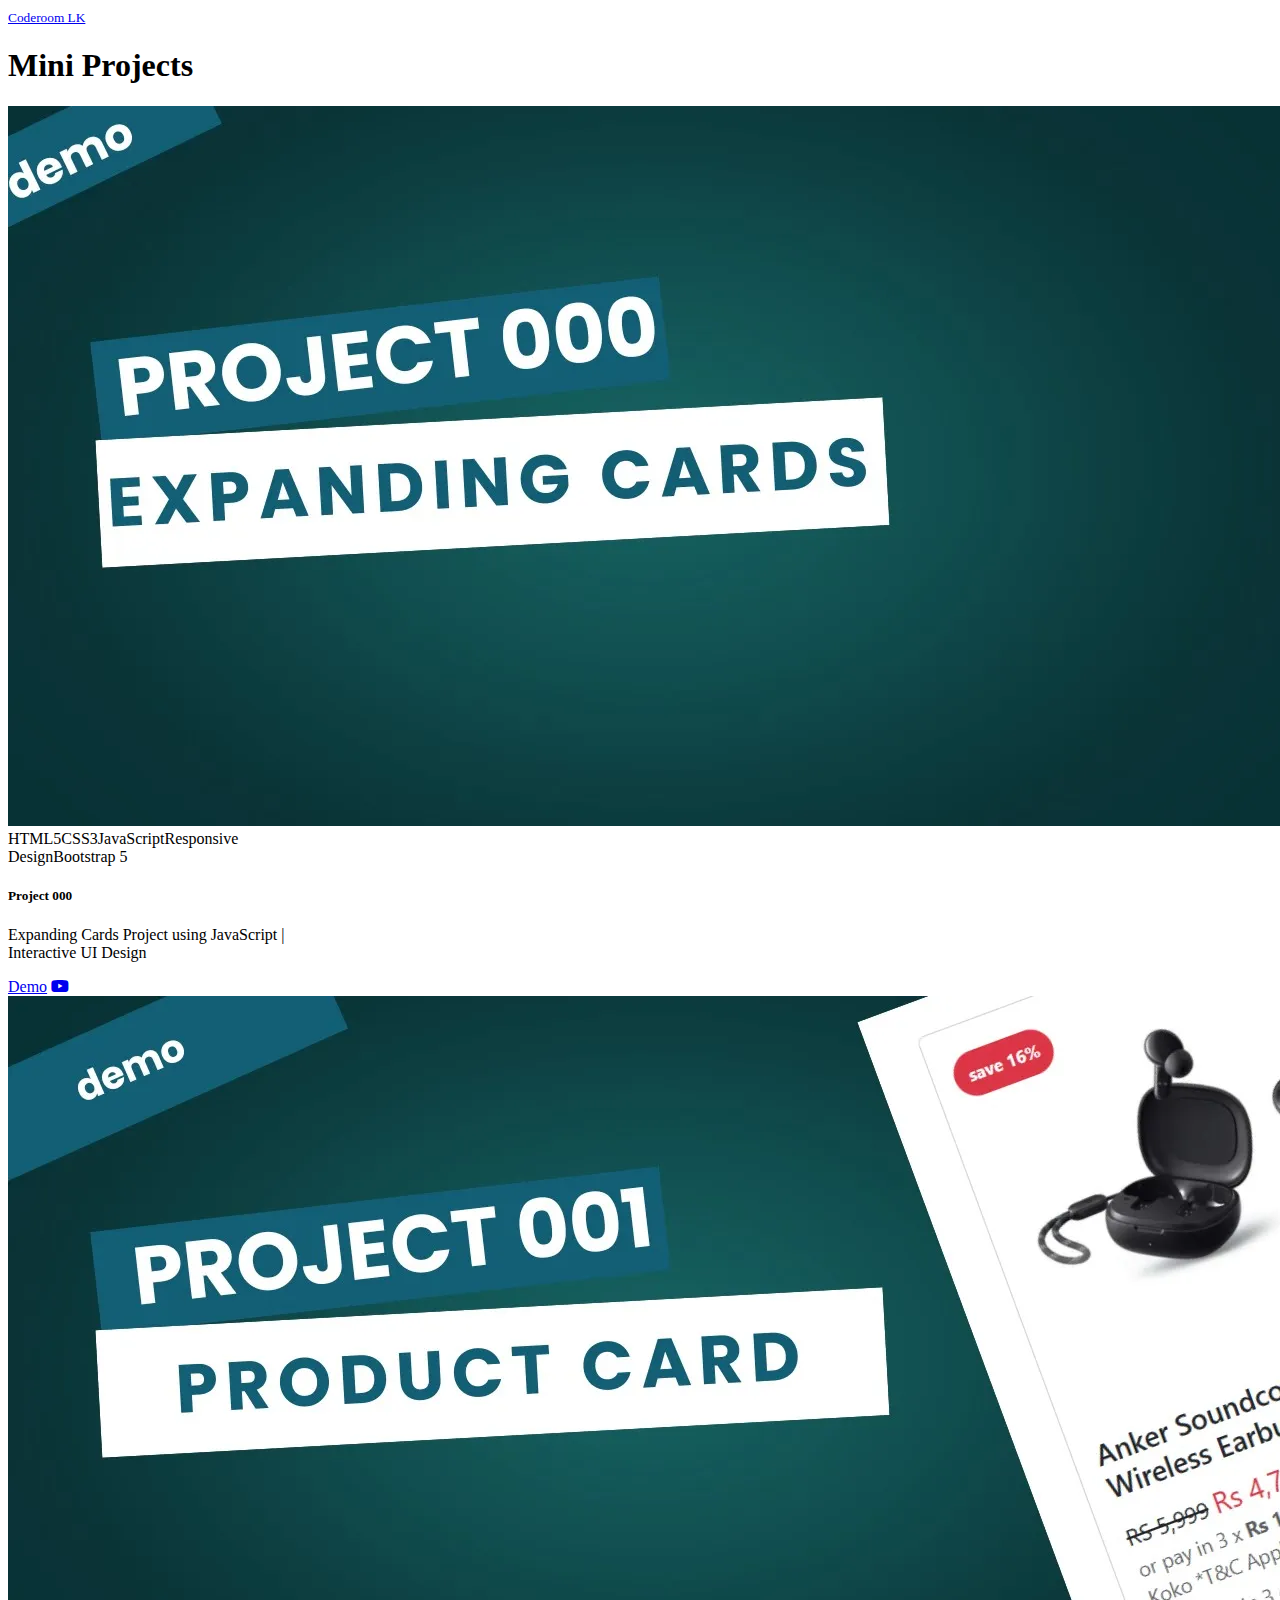
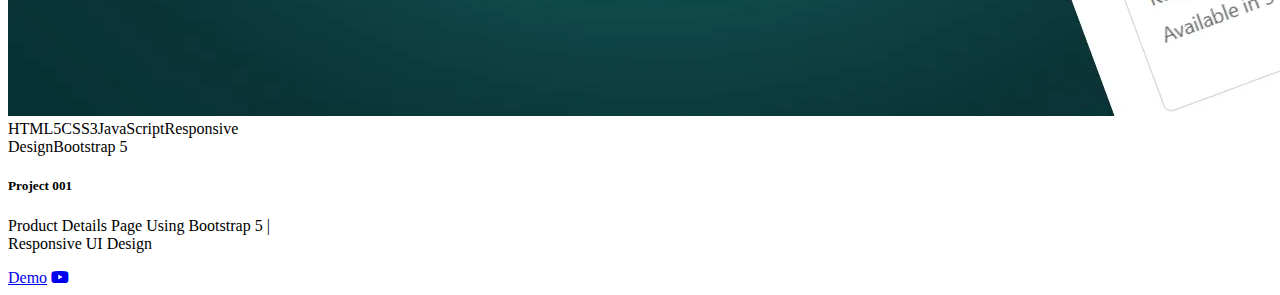
<file: index.html>
<!DOCTYPE html>
<html lang="en">
  <head>
    <meta charset="utf-8" />
    <meta name="viewport" content="width=device-width, initial-scale=1" />
    <title>CodeRoomLK - Mini Projects</title>

    <link
      rel="apple-touch-icon"
      sizes="180x180"
      href="./assets/images/favicon_io/apple-touch-icon.png"
    />
    <link
      rel="icon"
      type="image/png"
      sizes="32x32"
      href="./assets/images/favicon_io/favicon-32x32.png"
    />
    <link
      rel="icon"
      type="image/png"
      sizes="16x16"
      href="./assets/images/favicon_io/favicon-16x16.png"
    />
    <link rel="manifest" href="./assets/images/favicon_io/site.webmanifest" />

    <!-- bootstrap cdn  -->
    <link
      href="https://cdn.jsdelivr.net/npm/bootstrap@5.3.5/dist/css/bootstrap.min.css"
      rel="stylesheet"
      integrity="sha384-SgOJa3DmI69IUzQ2PVdRZhwQ+dy64/BUtbMJw1MZ8t5HZApcHrRKUc4W0kG879m7"
      crossorigin="anonymous"
    />

    <!-- Font awesome CDN -->
    <link
      rel="stylesheet"
      href="https://cdnjs.cloudflare.com/ajax/libs/font-awesome/6.7.2/css/all.min.css"
      integrity="sha512-Evv84Mr4kqVGRNSgIGL/F/aIDqQb7xQ2vcrdIwxfjThSH8CSR7PBEakCr51Ck+w+/U6swU2Im1vVX0SVk9ABhg=="
      crossorigin="anonymous"
      referrerpolicy="no-referrer"
    />
  </head>
  <body>
    <div class="container mt-5">
      <div class="container-fluid">
        <small class="text-primary"
          ><a href="https://coderoomlk.notion.site/">Coderoom LK </a></small
        >
        <h1 class="text-muted">Mini Projects</h1>
      </div>
      <div
        class="project-info row gap-5 mt-5 justify-content-center justify-content-md-start"
        id="project-info"
      ></div>
    </div>

    <!-- external js  -->
    <script src="./assets/js/index.js"></script>

    <!-- bootstrap cdn  -->
    <script
      src="https://cdn.jsdelivr.net/npm/bootstrap@5.3.5/dist/js/bootstrap.bundle.min.js"
      integrity="sha384-k6d4wzSIapyDyv1kpU366/PK5hCdSbCRGRCMv+eplOQJWyd1fbcAu9OCUj5zNLiq"
      crossorigin="anonymous"
    ></script>
  </body>
</html>
</file>
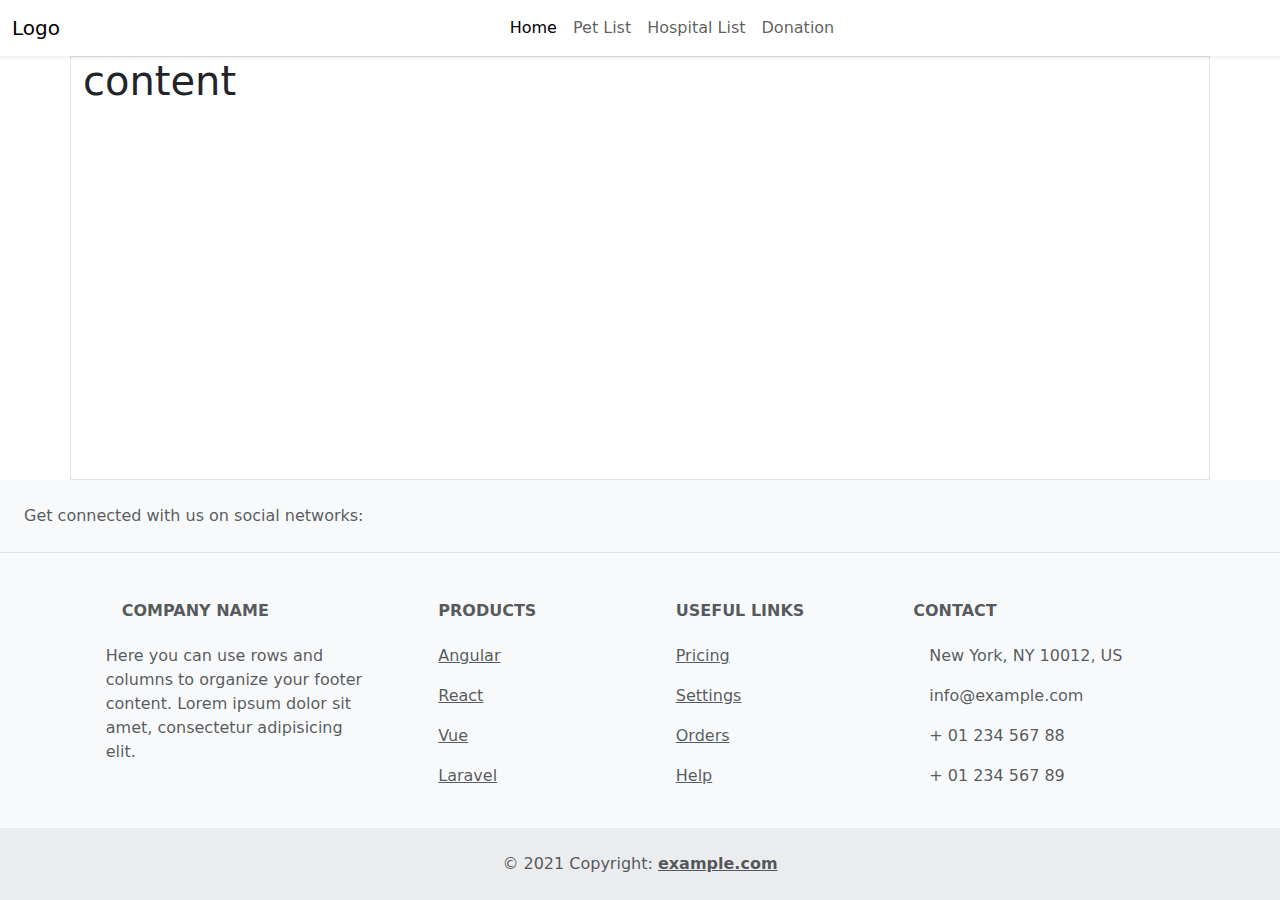
<file: projects/index.html>
<!DOCTYPE html>
<html lang="en">
  <head>
    <meta charset="utf-8" />
    <meta name="viewport" content="width=device-width, initial-scale=1" />
    <title>Nav and Footer</title>
    <link
      href="https://cdn.jsdelivr.net/npm/bootstrap@5.3.3/dist/css/bootstrap.min.css"
      rel="stylesheet"
      integrity="sha384-QWTKZyjpPEjISv5WaRU9OFeRpok6YctnYmDr5pNlyT2bRjXh0JMhjY6hW+ALEwIH"
      crossorigin="anonymous"
    />

    <link rel="stylesheet" href="./style.css" />
  </head>
  <body>
    <!-- navigation  -->
    <nav class="navbar navbar-expand-lg bg-body-white shadow-sm">
      <div class="container-fluid">
        <a class="navbar-brand" href="#">Logo</a>
        <button
          class="navbar-toggler"
          type="button"
          data-bs-toggle="collapse"
          data-bs-target="#navbarSupportedContent"
          aria-controls="navbarSupportedContent"
          aria-expanded="false"
          aria-label="Toggle navigation"
        >
          <span class="navbar-toggler-icon"></span>
        </button>
        <div class="collapse navbar-collapse" id="navbarSupportedContent">
          <ul
            class="navbar-nav me-auto mb-2 mb-lg-0 w-100 d-flex justify-content-center"
          >
            <li class="nav-item">
              <a class="nav-link active" aria-current="page" href="#">Home</a>
            </li>
            <li class="nav-item">
              <a class="nav-link" href="#">Pet List</a>
            </li>
            <li class="nav-item">
              <a class="nav-link" href="#">Hospital List</a>
            </li>
            <li class="nav-item">
              <a class="nav-link" href="#">Donation</a>
            </li>
          </ul>
        </div>
      </div>
    </nav>

    <div class="container content border">
      <h1>content</h1>
    </div>

    <!-- Footer -->
    <footer class="text-center text-lg-start bg-body-tertiary text-muted">
      <!-- Section: Social media -->
      <section
        class="d-flex justify-content-center justify-content-lg-between p-4 border-bottom"
      >
        <!-- Left -->
        <div class="me-5 d-none d-lg-block">
          <span>Get connected with us on social networks:</span>
        </div>
        <!-- Left -->

        <!-- Right -->
        <div>
          <a href="" class="me-4 text-reset">
            <i class="fab fa-facebook-f"></i>
          </a>
          <a href="" class="me-4 text-reset">
            <i class="fab fa-twitter"></i>
          </a>
          <a href="" class="me-4 text-reset">
            <i class="fab fa-google"></i>
          </a>
          <a href="" class="me-4 text-reset">
            <i class="fab fa-instagram"></i>
          </a>
          <a href="" class="me-4 text-reset">
            <i class="fab fa-linkedin"></i>
          </a>
          <a href="" class="me-4 text-reset">
            <i class="fab fa-github"></i>
          </a>
        </div>
        <!-- Right -->
      </section>
      <!-- Section: Social media -->

      <!-- Section: Links  -->
      <section class="">
        <div class="container text-center text-md-start mt-5">
          <!-- Grid row -->
          <div class="row mt-3">
            <!-- Grid column -->
            <div class="col-md-3 col-lg-4 col-xl-3 mx-auto mb-4">
              <!-- Content -->
              <h6 class="text-uppercase fw-bold mb-4">
                <i class="fas fa-gem me-3"></i>Company name
              </h6>
              <p>
                Here you can use rows and columns to organize your footer
                content. Lorem ipsum dolor sit amet, consectetur adipisicing
                elit.
              </p>
            </div>
            <!-- Grid column -->

            <!-- Grid column -->
            <div class="col-md-2 col-lg-2 col-xl-2 mx-auto mb-4">
              <!-- Links -->
              <h6 class="text-uppercase fw-bold mb-4">Products</h6>
              <p>
                <a href="#!" class="text-reset">Angular</a>
              </p>
              <p>
                <a href="#!" class="text-reset">React</a>
              </p>
              <p>
                <a href="#!" class="text-reset">Vue</a>
              </p>
              <p>
                <a href="#!" class="text-reset">Laravel</a>
              </p>
            </div>
            <!-- Grid column -->

            <!-- Grid column -->
            <div class="col-md-3 col-lg-2 col-xl-2 mx-auto mb-4">
              <!-- Links -->
              <h6 class="text-uppercase fw-bold mb-4">Useful links</h6>
              <p>
                <a href="#!" class="text-reset">Pricing</a>
              </p>
              <p>
                <a href="#!" class="text-reset">Settings</a>
              </p>
              <p>
                <a href="#!" class="text-reset">Orders</a>
              </p>
              <p>
                <a href="#!" class="text-reset">Help</a>
              </p>
            </div>
            <!-- Grid column -->

            <!-- Grid column -->
            <div class="col-md-4 col-lg-3 col-xl-3 mx-auto mb-md-0 mb-4">
              <!-- Links -->
              <h6 class="text-uppercase fw-bold mb-4">Contact</h6>
              <p><i class="fas fa-home me-3"></i> New York, NY 10012, US</p>
              <p>
                <i class="fas fa-envelope me-3"></i>
                info@example.com
              </p>
              <p><i class="fas fa-phone me-3"></i> + 01 234 567 88</p>
              <p><i class="fas fa-print me-3"></i> + 01 234 567 89</p>
            </div>
            <!-- Grid column -->
          </div>
          <!-- Grid row -->
        </div>
      </section>
      <!-- Section: Links  -->

      <!-- Copyright -->
      <div
        class="text-center p-4"
        style="background-color: rgba(0, 0, 0, 0.05)"
      >
        © 2021 Copyright:
        <a class="text-reset fw-bold" href="https://mdbootstrap.com/"
          >example.com</a
        >
      </div>
      <!-- Copyright -->
    </footer>
    <!-- Footer -->

    <script
      src="https://cdn.jsdelivr.net/npm/bootstrap@5.3.3/dist/js/bootstrap.bundle.min.js"
      integrity="sha384-YvpcrYf0tY3lHB60NNkmXc5s9fDVZLESaAA55NDzOxhy9GkcIdslK1eN7N6jIeHz"
      crossorigin="anonymous"
    ></script>
  </body>
</html>
</file>
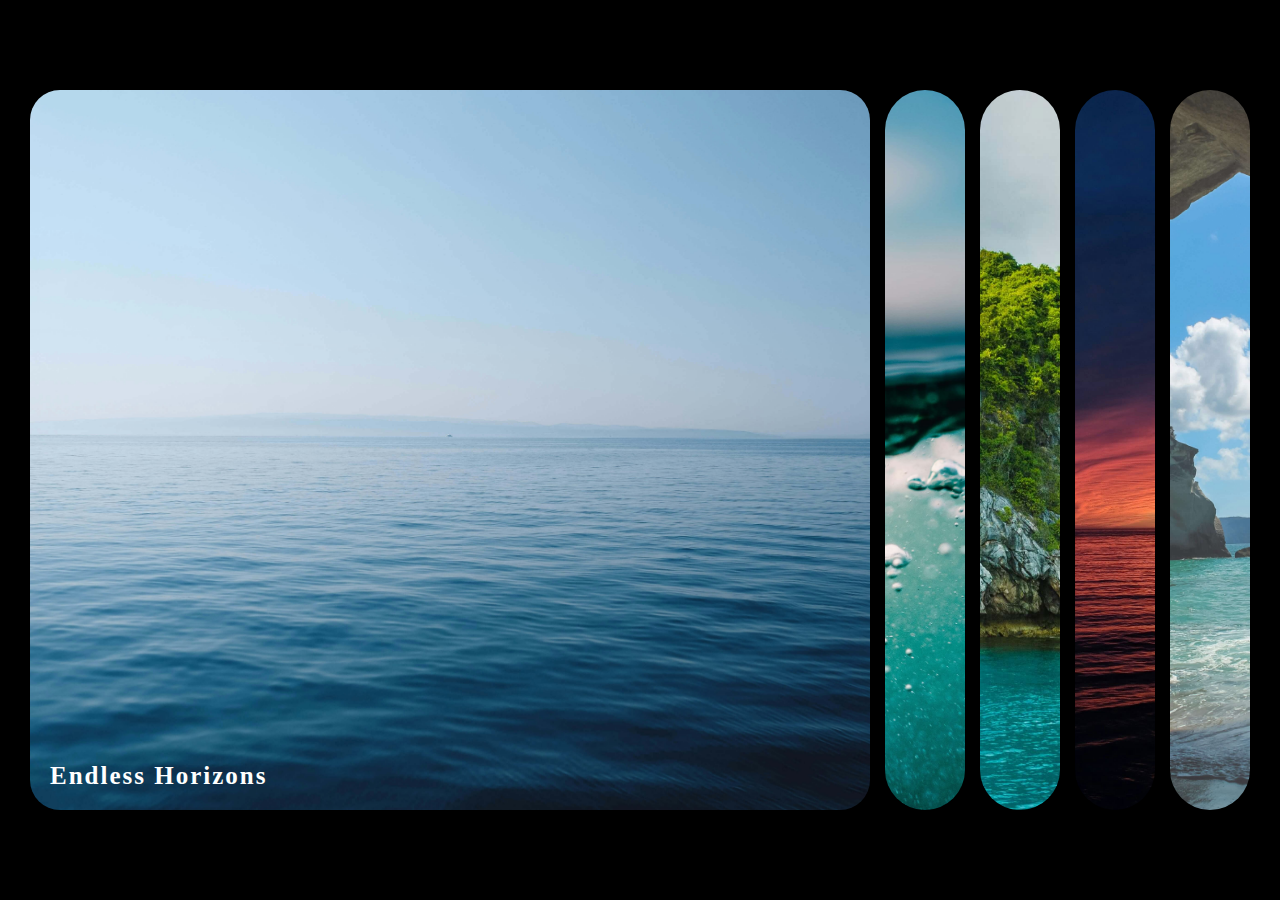
<file: miniProjects/projects/000/index.html>
<!DOCTYPE html>
<html lang="en">
  <head>
    <meta charset="UTF-8" />
    <meta name="viewport" content="width=device-width, initial-scale=1.0" />
    <title>Expanding Cards</title>

    <!-- External CSS  -->
    <link rel="stylesheet" href="./assets/css/style.min.css" />
  </head>
  <body>
    <div class="container">
      <div class="active">
        <img src="./assets/images/tinified/1.jpg" alt="" />
        <h4>Endless Horizons</h4>
      </div>
      <div>
        <img src="./assets/images/tinified/2.jpg" alt="" />
        <h4>Beneath the Waves</h4>
      </div>
      <div>
        <img src="./assets/images/tinified/3.jpg" alt="" />
        <h4>Coastal Greenery</h4>
      </div>
      <div>
        <img src="./assets/images/tinified/4.jpg" alt="" />
        <h4>Sunset Serenity</h4>
      </div>
      <div>
        <img src="./assets/images/tinified/5.jpg" alt="" />
        <h4>Seaside Escape</h4>
      </div>
    </div>

    <script>
      const divs = document.querySelectorAll('.container div');

      console.log(divs);

      divs.forEach((div, idx) => {
        div.addEventListener('click', () => {
          removeActiveClasses();
          div.classList.add('active');
        });
      });

      function removeActiveClasses() {
        divs.forEach((div) => {
          div.classList.remove('active');
        });
      }
    </script>
  </body>
</html>
</file>
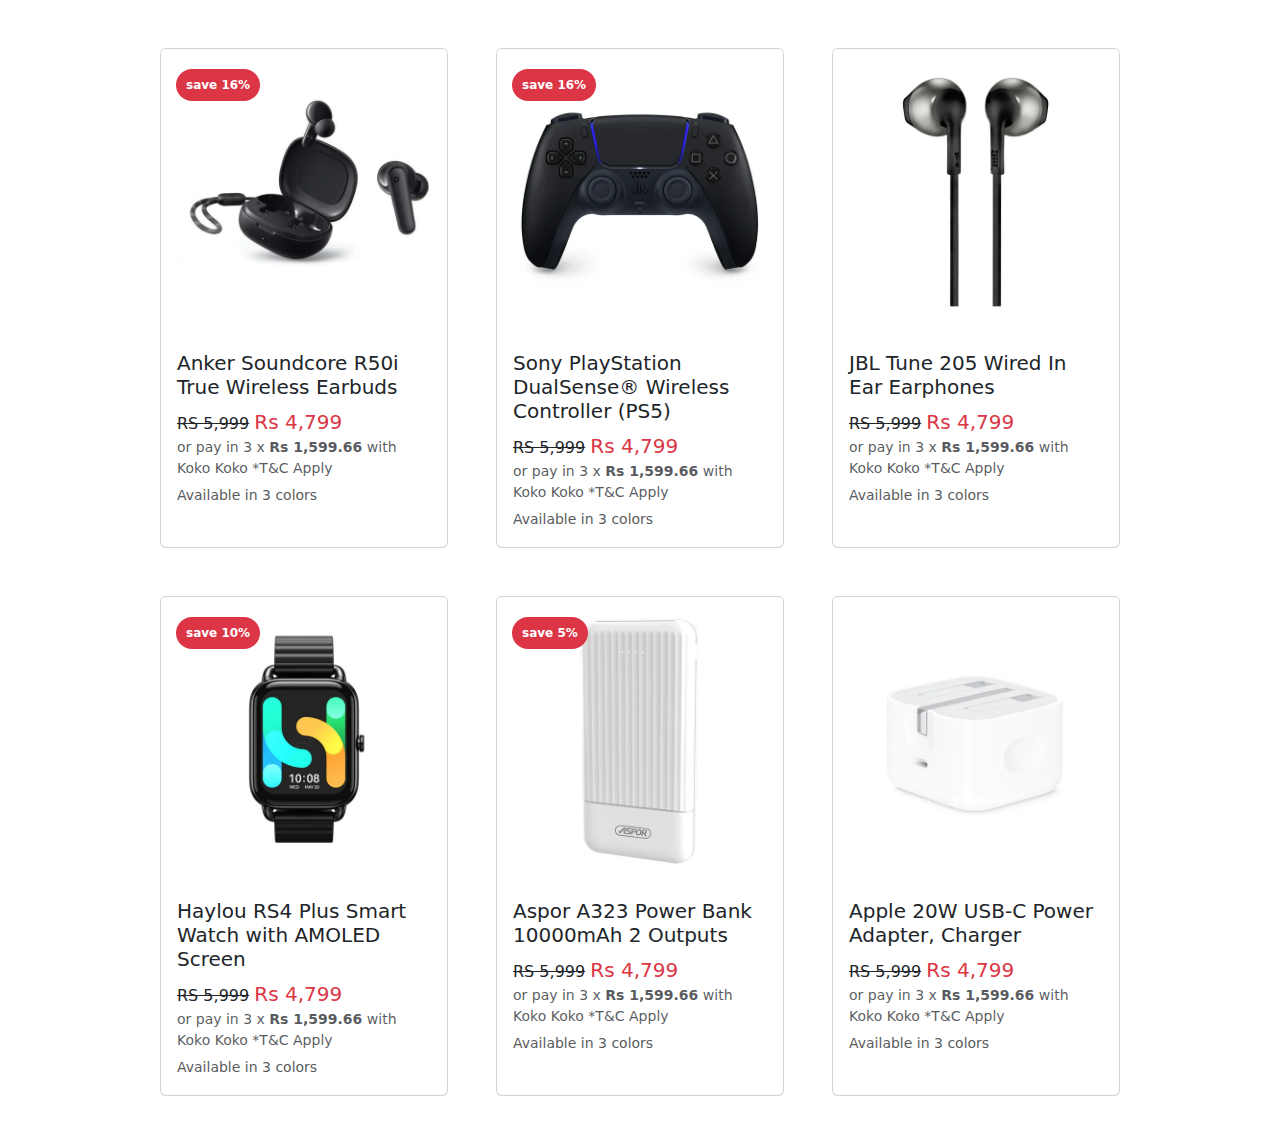
<file: miniProjects/projects/001/index.html>
<!DOCTYPE html>
<html lang="en">
  <head>
    <meta charset="utf-8" />
    <meta name="viewport" content="width=device-width, initial-scale=1" />
    <title>Product Card</title>

    <link
      href="https://cdn.jsdelivr.net/npm/bootstrap@5.3.3/dist/css/bootstrap.min.css"
      rel="stylesheet"
      integrity="sha384-QWTKZyjpPEjISv5WaRU9OFeRpok6YctnYmDr5pNlyT2bRjXh0JMhjY6hW+ALEwIH"
      crossorigin="anonymous"
    />

    <!-- External CSS  -->
    <link rel="stylesheet" href="./assets/css/style.css" />
  </head>
  <body>
    <div class="container d-flex gap-5 p-5 flex-wrap justify-content-center">
      <div class="card" style="width: 18rem">
        <span class="badge rounded-pill text-bg-danger">save 16%</span>
        <img src="./assets/images/1.png" class="card-img-top" alt="..." />
        <div class="card-body">
          <h5 class="card-title">
            <a href="" class="text-decoration-none text-dark"
              >Anker Soundcore R50i True Wireless Earbuds</a
            >
          </h5>
          <p class="card-text mb-0">
            <strike>RS 5,999</strike>
            <span class="text-danger fs-5">Rs 4,799</span>
          </p>
          <p class="card-text text-muted mb-1 small">
            or pay in 3 x <b>Rs 1,599.66</b> with Koko Koko *T&C Apply
          </p>
          <span class="opacity-75 small">Available in 3 colors</span>
        </div>
      </div>
      <div class="card" style="width: 18rem">
        <span class="badge rounded-pill text-bg-danger">save 16%</span>
        <img src="./assets/images/2.png" class="card-img-top" alt="..." />
        <div class="card-body">
          <h5 class="card-title">
            <a href="" class="text-decoration-none text-dark"
              >Sony PlayStation DualSense® Wireless Controller (PS5)</a
            >
          </h5>
          <p class="card-text mb-0">
            <strike>RS 5,999</strike>
            <span class="text-danger fs-5">Rs 4,799</span>
          </p>
          <p class="card-text text-muted mb-1 small">
            or pay in 3 x <b>Rs 1,599.66</b> with Koko Koko *T&C Apply
          </p>
          <span class="opacity-75 small">Available in 3 colors</span>
        </div>
      </div>
      <div class="card" style="width: 18rem">
        <img src="./assets/images/3.png" class="card-img-top" alt="..." />
        <div class="card-body">
          <h5 class="card-title">
            <a href="" class="text-decoration-none text-dark"
              >JBL Tune 205 Wired In Ear Earphones</a
            >
          </h5>
          <p class="card-text mb-0">
            <strike>RS 5,999</strike>
            <span class="text-danger fs-5">Rs 4,799</span>
          </p>
          <p class="card-text text-muted mb-1 small">
            or pay in 3 x <b>Rs 1,599.66</b> with Koko Koko *T&C Apply
          </p>
          <span class="opacity-75 small">Available in 3 colors</span>
        </div>
      </div>
      <div class="card" style="width: 18rem">
        <span class="badge rounded-pill text-bg-danger">save 10%</span>
        <img src="./assets/images/4.png" class="card-img-top" alt="..." />
        <div class="card-body">
          <h5 class="card-title">
            <a href="" class="text-decoration-none text-dark"
              >Haylou RS4 Plus Smart Watch with AMOLED Screen</a
            >
          </h5>
          <p class="card-text mb-0">
            <strike>RS 5,999</strike>
            <span class="text-danger fs-5">Rs 4,799</span>
          </p>
          <p class="card-text text-muted mb-1 small">
            or pay in 3 x <b>Rs 1,599.66</b> with Koko Koko *T&C Apply
          </p>
          <span class="opacity-75 small">Available in 3 colors</span>
        </div>
      </div>
      <div class="card" style="width: 18rem">
        <span class="badge rounded-pill text-bg-danger">save 5%</span>
        <img src="./assets/images/5.png" class="card-img-top" alt="..." />
        <div class="card-body">
          <h5 class="card-title">
            <a href="" class="text-decoration-none text-dark"
              >Aspor A323 Power Bank 10000mAh 2 Outputs</a
            >
          </h5>
          <p class="card-text mb-0">
            <strike>RS 5,999</strike>
            <span class="text-danger fs-5">Rs 4,799</span>
          </p>
          <p class="card-text text-muted mb-1 small">
            or pay in 3 x <b>Rs 1,599.66</b> with Koko Koko *T&C Apply
          </p>
          <span class="opacity-75 small">Available in 3 colors</span>
        </div>
      </div>
      <div class="card" style="width: 18rem">
        <img src="./assets/images/6.png" class="card-img-top" alt="..." />
        <div class="card-body">
          <h5 class="card-title">
            <a href="" class="text-decoration-none text-dark"
              >Apple 20W USB-C Power Adapter, Charger</a
            >
          </h5>
          <p class="card-text mb-0">
            <strike>RS 5,999</strike>
            <span class="text-danger fs-5">Rs 4,799</span>
          </p>
          <p class="card-text text-muted mb-1 small">
            or pay in 3 x <b>Rs 1,599.66</b> with Koko Koko *T&C Apply
          </p>
          <span class="opacity-75 small">Available in 3 colors</span>
        </div>
      </div>
    </div>

    <script
      src="https://cdn.jsdelivr.net/npm/bootstrap@5.3.3/dist/js/bootstrap.bundle.min.js"
      integrity="sha384-YvpcrYf0tY3lHB60NNkmXc5s9fDVZLESaAA55NDzOxhy9GkcIdslK1eN7N6jIeHz"
      crossorigin="anonymous"
    ></script>
  </body>
</html>
</file>
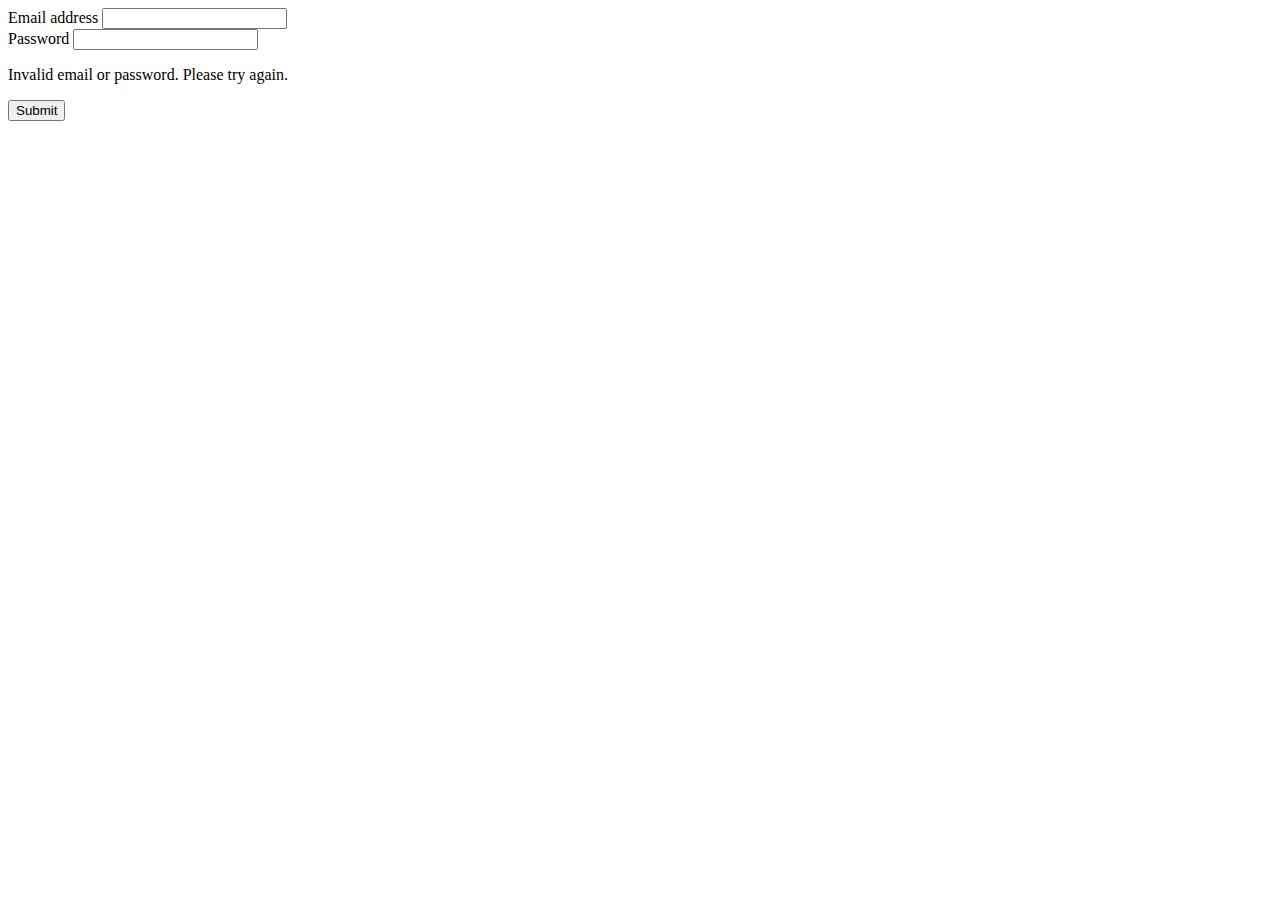
<file: miniProjects/projects/005/index.html>
<!DOCTYPE html>
<html lang="en">
  <head>
    <meta charset="utf-8" />
    <meta name="viewport" content="width=device-width, initial-scale=1" />
    <title>Todo List | LOGIN</title>
    <link
      href="https://cdn.jsdelivr.net/npm/bootstrap@5.3.5/dist/css/bootstrap.min.css"
      rel="stylesheet"
      integrity="sha384-SgOJa3DmI69IUzQ2PVdRZhwQ+dy64/BUtbMJw1MZ8t5HZApcHrRKUc4W0kG879m7"
      crossorigin="anonymous"
    />
  </head>
  <body
    class="d-flex flex-column min-vh-100 justify-content-center align-items-center bg-dark text-light"
  >
    <div class="container">
      <form class="col-4 mx-auto" id="loginForm">
        <div class="mb-3">
          <label for="exampleInputEmail1" class="form-label"
            >Email address</label
          >
          <input
            type="email"
            class="form-control"
            id="email"
            aria-describedby="emailHelp"
          />
        </div>
        <div class="mb-3">
          <label for="exampleInputPassword1" class="form-label">Password</label>
          <input type="password" class="form-control" id="password" />
        </div>
        <div class="mb-3">
          <p class="text-danger d-none" id="errorMessage">
            Invalid email or password. Please try again.
          </p>
        </div>
        <button type="submit" class="btn btn-primary">Submit</button>
      </form>
    </div>

    <script src="./assets/js/index.js"></script>

    <script
      src="https://cdn.jsdelivr.net/npm/bootstrap@5.3.5/dist/js/bootstrap.bundle.min.js"
      integrity="sha384-k6d4wzSIapyDyv1kpU366/PK5hCdSbCRGRCMv+eplOQJWyd1fbcAu9OCUj5zNLiq"
      crossorigin="anonymous"
    ></script>
  </body>
</html>
</file>
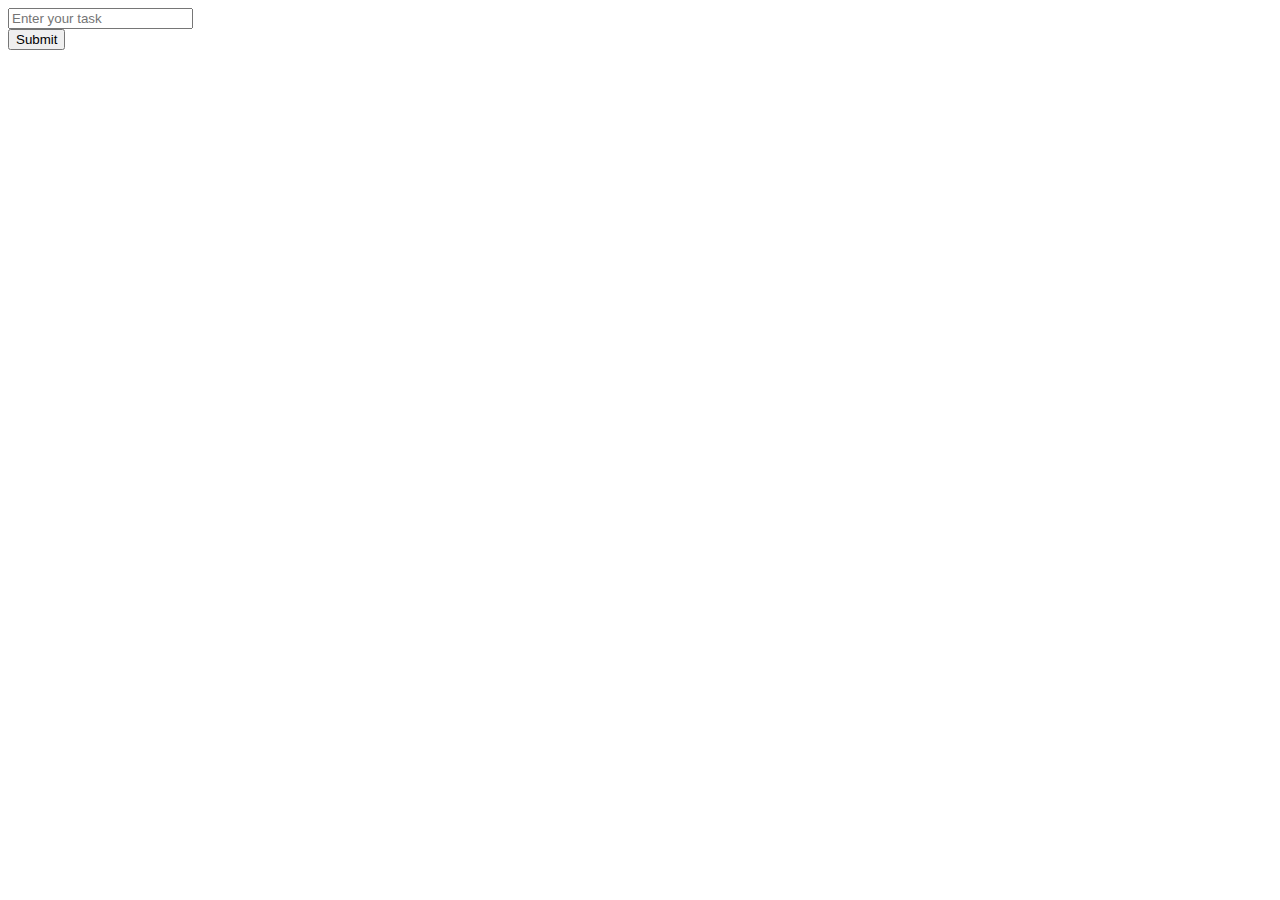
<file: miniProjects/projects/005/todo.html>
<!DOCTYPE html>
<html lang="en">
  <head>
    <meta charset="utf-8" />
    <meta name="viewport" content="width=device-width, initial-scale=1" />
    <title>Todo List</title>
    <link
      href="https://cdn.jsdelivr.net/npm/bootstrap@5.3.5/dist/css/bootstrap.min.css"
      rel="stylesheet"
      integrity="sha384-SgOJa3DmI69IUzQ2PVdRZhwQ+dy64/BUtbMJw1MZ8t5HZApcHrRKUc4W0kG879m7"
      crossorigin="anonymous"
    />

    <link
      rel="stylesheet"
      href="https://cdnjs.cloudflare.com/ajax/libs/font-awesome/6.7.2/css/all.min.css"
      integrity="sha512-Evv84Mr4kqVGRNSgIGL/F/aIDqQb7xQ2vcrdIwxfjThSH8CSR7PBEakCr51Ck+w+/U6swU2Im1vVX0SVk9ABhg=="
      crossorigin="anonymous"
      referrerpolicy="no-referrer"
    />

    <!-- External CSS  -->
    <link rel="stylesheet" href="./assets/css/index.css" />
  </head>
  <body class="bg-dark text-light">
    <div class="container">
      <form class="col-6 mx-auto mt-5" id="todoForm">
        <div class="mb-3">
          <input
            type="text"
            class="form-control"
            id="todoInput"
            aria-describedby="emailHelp"
            placeholder="Enter your task"
          />
        </div>
        <button type="submit" class="btn btn-primary">Submit</button>
      </form>
      <div class="col-6 mx-auto mt-5">
        <ul class="list-group" id="todoListUl"></ul>
      </div>
    </div>

    <script src="./assets/js/todo.js"></script>

    <script
      src="https://cdn.jsdelivr.net/npm/bootstrap@5.3.5/dist/js/bootstrap.bundle.min.js"
      integrity="sha384-k6d4wzSIapyDyv1kpU366/PK5hCdSbCRGRCMv+eplOQJWyd1fbcAu9OCUj5zNLiq"
      crossorigin="anonymous"
    ></script>
  </body>
</html>
</file>
<file: projects/style.css>
*{
    margin: 0;
    padding: 0;
    box-sizing: border-box;
}

body{
    display: flex;
    flex-direction: column;
    height: 100vh;
}

.content{
    flex-grow: 1;
}
</file>
<file: miniProjects/projects/001/assets/css/style.css>
*{
    margin: 0;
    padding: 0;
    box-sizing: border-box;
}

body{
    height: 100vh;
}

.badge{
    position: absolute;
    top: 20px;
    left: 15px;
  padding: 10px;
}
</file>
<file: miniProjects/projects/005/assets/css/index.css>
.pointer{
    cursor: pointer;
}
</file>
<file: miniProjects/projects/000/assets/css/style.min.css>
*{margin:0;padding:0;box-sizing:border-box}body{height:100vh;background-color:#000;overflow:hidden}.container{height:100vh;display:flex;align-items:center;justify-items:end;justify-content:center;padding:30px;gap:15px}.container .active{flex-grow:1 !important}.container .active>h4{opacity:1}.container .active>img{border-radius:30px}.container>div{width:80px;cursor:pointer;height:80vh;display:flex;justify-content:center;align-items:center;flex-grow:0;transition:flex-grow 1s ease-in-out;position:relative}.container>div>img{width:100%;height:100%;object-fit:cover;border-radius:50px}.container>div>h4{position:absolute;color:#000;bottom:20px;left:20px;color:#fff;font-size:25px;letter-spacing:2px;opacity:0;transition:opacity 1s ease-in-out}/*# sourceMappingURL=style.min.css.map */
</file>
